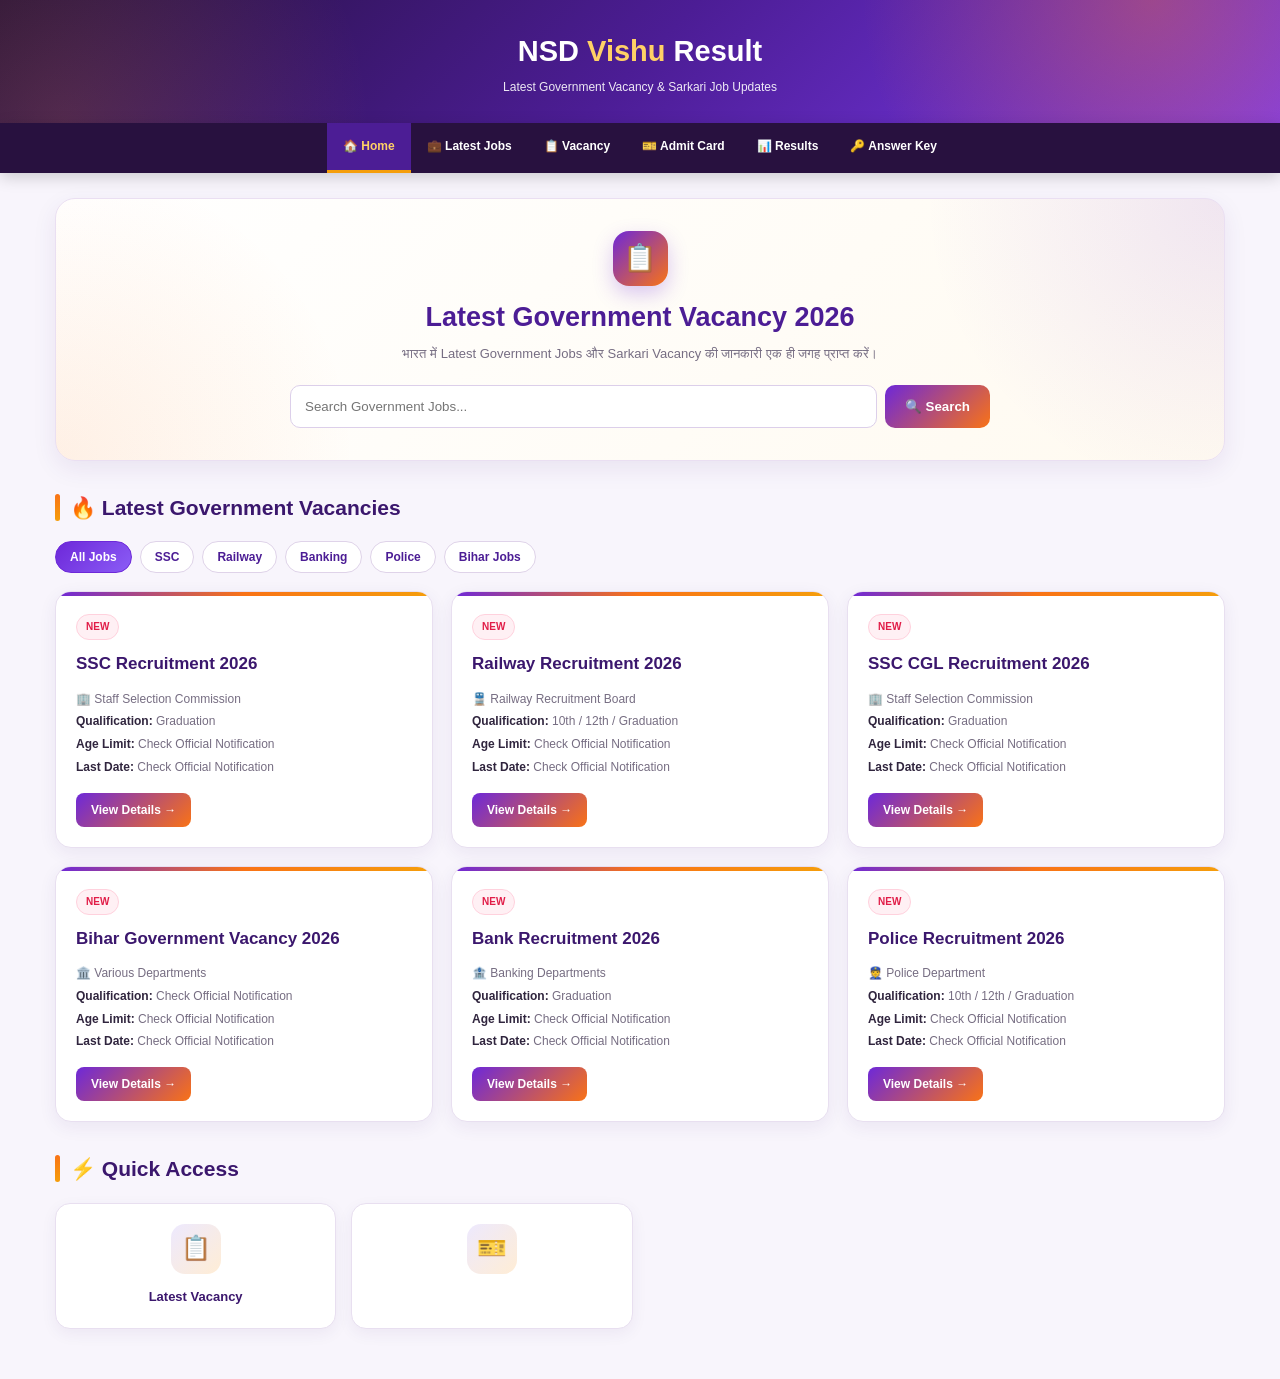
<file: index.html>
<!DOCTYPE html>
<html lang="en">
<head>
<meta charset="UTF-8">
<meta name="viewport" content="width=device-width, initial-scale=1.0">

<title>NSD Vishu Result | Government Job Portal</title>

<meta name="description"
content="NSD Vishu Result - Latest Government Jobs, Vacancy, Admit Card, Results and Answer Key Updates.">

<style>

/* =========================
   RESET
========================= */
*{
    margin:0;
    padding:0;
    box-sizing:border-box;
}

html{
    scroll-behavior:smooth;
}

body{
    font-family:Arial,Helvetica,sans-serif;
    background:#f8f5fc;
    color:#2d2340;
    line-height:1.6;
}

button,
input{
    font-family:inherit;
}


/* =========================
   COLORS
========================= */
:root{
    --purple-dark:#24103b;
    --purple:#6d28d9;
    --purple-light:#8b5cf6;
    --orange:#f97316;
    --orange-light:#fb923c;
    --cream:#fffaf0;
    --white:#ffffff;
    --text:#292039;
    --muted:#766d82;
    --border:#e8dff0;
    --green:#16a34a;
    --red:#e11d48;
}


/* =========================
   HEADER
========================= */
.header{
    background:
        radial-gradient(circle at 90% 0%,rgba(249,115,22,.35),transparent 25%),
        radial-gradient(circle at 5% 100%,rgba(251,146,60,.18),transparent 25%),
        linear-gradient(135deg,#24103b,#4c1d95,#7c3aed);

    color:white;
    text-align:center;
    padding:28px 15px 25px;
    position:relative;
    overflow:hidden;
}

.header h1{
    font-size:29px;
    font-weight:800;
    position:relative;
    z-index:2;
}

.header h1 span{
    color:#ffd166;
}

.header p{
    font-size:12px;
    margin-top:4px;
    color:rgba(255,255,255,.9);
}


/* =========================
   NAVBAR
========================= */
.navbar{
    background:#28113f;
    position:sticky;
    top:0;
    z-index:1000;
    box-shadow:0 4px 15px rgba(0,0,0,.18);
}

.nav{
    max-width:1200px;
    margin:auto;
    display:flex;
    justify-content:center;
    overflow-x:auto;
    scrollbar-width:none;
}

.nav::-webkit-scrollbar{
    display:none;
}

.nav a{
    color:white;
    text-decoration:none;
    padding:14px 16px;
    white-space:nowrap;
    font-size:12px;
    font-weight:bold;
    border-bottom:3px solid transparent;
    transition:.2s;
}

.nav a:hover,
.nav a.active{
    color:#ffd166;
    background:#4c1d95;
    border-bottom-color:#f59e0b;
}


/* =========================
   MAIN
========================= */
.container{
    max-width:1200px;
    margin:auto;
    padding:25px 15px 50px;
}


/* =========================
   HERO
========================= */
.hero{
    background:
        radial-gradient(circle at 100% 0%,rgba(109,40,217,.10),transparent 25%),
        radial-gradient(circle at 0% 100%,rgba(249,115,22,.10),transparent 25%),
        linear-gradient(135deg,#fff,#fffaf0);

    border:1px solid #eadff2;
    border-radius:20px;
    padding:32px 20px;
    text-align:center;
    box-shadow:0 8px 25px rgba(59,23,109,.08);
}

.hero-icon{
    width:55px;
    height:55px;
    margin:auto;
    margin-bottom:10px;

    display:flex;
    align-items:center;
    justify-content:center;

    border-radius:16px;
    font-size:27px;
    background:linear-gradient(135deg,#6d28d9,#f97316);
    box-shadow:0 8px 20px rgba(109,40,217,.25);
}

.hero h2{
    color:#4c1d95;
    font-size:27px;
}

.hero p{
    color:#766d82;
    font-size:13px;
    margin-top:5px;
}


/* =========================
   SEARCH
========================= */
.search{
    max-width:700px;
    margin:20px auto 0;
    display:flex;
    gap:8px;
}

.search input{
    flex:1;
    min-width:0;
    border:1px solid #dccfea;
    border-radius:10px;
    padding:13px 14px;
    outline:none;
    background:white;
}

.search input:focus{
    border-color:#6d28d9;
    box-shadow:0 0 0 3px rgba(109,40,217,.1);
}

.search button{
    border:0;
    padding:0 20px;
    border-radius:10px;
    background:linear-gradient(135deg,#6d28d9,#f97316);
    color:white;
    font-weight:bold;
    cursor:pointer;
}


/* =========================
   SECTION TITLE
========================= */
.section-title{
    margin:30px 0 17px;
    color:#3b176d;
    font-size:21px;
    display:flex;
    align-items:center;
    gap:10px;
}

.section-title::before{
    content:"";
    width:5px;
    height:27px;
    border-radius:10px;
    background:linear-gradient(#f97316,#f59e0b);
}


/* =========================
   FILTER
========================= */
.filters{
    display:flex;
    gap:8px;
    flex-wrap:wrap;
    margin-bottom:18px;
}

.filter{
    border:1px solid #dfd3e9;
    background:white;
    color:#4c1d95;
    padding:8px 14px;
    border-radius:30px;
    font-size:12px;
    font-weight:bold;
    cursor:pointer;
}

.filter.active,
.filter:hover{
    color:white;
    border-color:#6d28d9;
    background:linear-gradient(135deg,#6d28d9,#8b5cf6);
}


/* =========================
   JOB GRID
========================= */
.jobs{
    display:grid;
    grid-template-columns:repeat(3,1fr);
    gap:18px;
}


/* =========================
   JOB CARD
========================= */
.job-card{
    background:white;
    border:1px solid var(--border);
    border-radius:16px;
    padding:20px;
    position:relative;
    overflow:hidden;
    box-shadow:0 5px 18px rgba(59,23,109,.07);
    transition:.25s;
}

.job-card::before{
    content:"";
    position:absolute;
    top:0;
    left:0;
    width:100%;
    height:4px;
    background:linear-gradient(90deg,#6d28d9,#f97316,#f59e0b);
}

.job-card:hover{
    transform:translateY(-5px);
    box-shadow:0 15px 30px rgba(59,23,109,.14);
}

.badge{
    display:inline-block;
    background:#fff0f4;
    color:#e11d48;
    border:1px solid #ffd1dd;
    padding:4px 9px;
    border-radius:20px;
    font-size:10px;
    font-weight:bold;
    margin-bottom:10px;
}

.job-card h3{
    color:#3b176d;
    font-size:17px;
    margin-bottom:10px;
}

.job-info{
    color:#766d82;
    font-size:12px;
    line-height:1.9;
}

.job-info strong{
    color:#30253e;
}

.details-btn{
    margin-top:14px;
    border:0;
    border-radius:8px;
    padding:10px 15px;
    color:white;
    font-size:12px;
    font-weight:bold;
    background:linear-gradient(135deg,#6d28d9,#f97316);
    cursor:pointer;
    transition:.2s;
}

.details-btn:hover{
    transform:translateY(-2px);
    box-shadow:0 6px 15px rgba(109,40,217,.25);
}


/* =========================
   NO RESULT
========================= */
.no-result{
    display:none;
    text-align:center;
    padding:30px;
    background:white;
    border-radius:15px;
    color:#766d82;
}


/* =========================
   QUICK ACCESS
========================= */
.quick-grid{
    display:grid;
    grid-template-columns:repeat(4,1fr);
    gap:15px;
}

.quick-card{
    background:white;
    border:1px solid var(--border);
    border-radius:15px;
    padding:20px 10px;
    text-align:center;
    text-decoration:none;
    color:#3b176d;
    box-shadow:0 5px 16px rgba(59,23,109,.06);
    transition:.25s;
}

.quick-card:hover{
    transform:translateY(-5px);
    box-shadow:0 12px 25px rgba(59,23,109,.13);
}

.quick-icon{
    width:50px;
    height:50px;
    margin:auto;
    margin-bottom:9px;
    display:flex;
    align-items:center;
    justify-content:center;
    border-radius:14px;
    background:linear-gradient(135deg,#ede9fe,#ffedd5);
    font-size:24px;
}

.quick-card strong{
    font-size:13px;
}


/* =========================
   EXTRA SECTIONS
========================= */
.portal-sections{
    display:grid;
    grid-template-columns:repeat(3,1fr);
    gap:18px;
    margin-top:35px;
}

.portal-box{
    background:white;
    border:1px solid var(--border);
    border-radius:16px;
    padding:22px;
    box-shadow:0 5px 18px rgba(59,23,109,.06);
}

.portal-box h3{
    color:#4c1d95;
    margin-bottom:8px;
}

.portal-box p{
    color:#766d82;
    font-size:12px;
}

.portal-box button{
    margin-top:12px;
    border:0;
    background:#f97316;
    color:white;
    padding:8px 13px;
    border-radius:7px;
    font-size:11px;
    font-weight:bold;
}


/* =========================
   INFO
========================= */
.info-box{
    margin-top:30px;
    background:linear-gradient(135deg,#fff,#fff8eb);
    border:1px solid var(--border);
    border-radius:16px;
    padding:23px;
}

.info-box h2{
    color:#4c1d95;
    font-size:20px;
    margin-bottom:7px;
}

.info-box p{
    color:#766d82;
    font-size:13px;
}


/* =========================
   FOOTER
========================= */
footer{
    background:
        radial-gradient(circle at 90% 0%,rgba(249,115,22,.2),transparent 25%),
        linear-gradient(135deg,#24103b,#3b176d);
    color:white;
    text-align:center;
    padding:30px 15px;
}

.footer-logo{
    font-size:18px;
    font-weight:bold;
}

.footer-logo span{
    color:#ffd166;
}

footer p{
    color:rgba(255,255,255,.8);
    font-size:12px;
    margin-top:6px;
}

.footer-links{
    margin-top:10px;
}

.footer-links a{
    color:white;
    text-decoration:none;
    font-size:12px;
    margin:0 6px;
}

.footer-links a:hover{
    color:#ffd166;
}


/* =========================
   MODAL
========================= */
.modal{
    display:none;
    position:fixed;
    inset:0;
    z-index:2000;
    background:rgba(25,10,40,.65);
    align-items:center;
    justify-content:center;
    padding:20px;
}

.modal.show{
    display:flex;
}

.modal-box{
    width:100%;
    max-width:500px;
    background:white;
    border-radius:18px;
    padding:24px;
    box-shadow:0 20px 60px rgba(0,0,0,.25);
}

.modal-head{
    display:flex;
    justify-content:space-between;
    align-items:center;
    margin-bottom:15px;
}

.modal-head h2{
    color:#4c1d95;
    font-size:20px;
}

.close{
    width:34px;
    height:34px;
    border:0;
    border-radius:50%;
    background:#f1eafa;
    color:#4c1d95;
    font-size:20px;
    cursor:pointer;
}

.modal-body{
    color:#766d82;
    font-size:13px;
    line-height:1.9;
}


/* =========================
   RESPONSIVE
========================= */
@media(max-width:900px){

    .jobs{
        grid-template-columns:repeat(2,1fr);
    }

    .quick-grid{
        grid-template-columns:repeat(2,1fr);
    }

    .portal-sections{
        grid-template-columns:1fr;
    }
}


@media(max-width:600px){

    .header{
        padding:22px 10px;
    }

    .header h1{
        font-size:24px;
    }

    .nav{
        justify-content:flex-start;
    }

    .nav a{
        padding:12px 11px;
        font-size:11px;
    }

    .container{
        padding:18px 10px 40px;
    }

    .hero{
        padding:25px 13px;
        border-radius:16px;
    }

    .hero h2{
        font-size:21px;
    }

    .hero p{
        font-size:11px;
    }

    .search{
        flex-direction:column;
    }

    .search button{
        min-height:42px;
    }

    .section-title{
        font-size:18px;
    }

    .jobs{
        grid-template-columns:1fr;
        gap:14px;
    }

    .job-card{
        padding:18px;
    }

    .quick-grid{
        grid-template-columns:repeat(2,1fr);
        gap:10px;
    }

    .quick-card{
        padding:16px 7px;
    }

    .quick-icon{
        width:45px;
        height:45px;
        font-size:21px;
    }

    .quick-card strong{
        font-size:11px;
    }
}


/* =========================
   SMALL PHONE
========================= */
@media(max-width:360px){

    .header h1{
        font-size:21px;
    }

    .nav a{
        padding-left:9px;
        padding-right:9px;
    }
}

</style>
</head>


<body>


<!-- =========================
     HEADER
========================= -->

<header class="header" id="home">

    <h1>
        NSD <span>Vishu</span> Result
    </h1>

    <p>
        Latest Government Vacancy & Sarkari Job Updates
    </p>

</header>


<!-- =========================
     NAVBAR
========================= -->

<nav class="navbar">

    <div class="nav">

        <a href="#home" class="active">🏠 Home</a>

        <a href="#jobs">💼 Latest Jobs</a>

        <a href="#vacancy">📋 Vacancy</a>

        <a href="#admit">🎫 Admit Card</a>

        <a href="#results">📊 Results</a>

        <a href="#answer">🔑 Answer Key</a>

    </div>

</nav>


<!-- =========================
     MAIN
========================= -->

<main class="container">


<!-- HERO -->

<section class="hero">

    <div class="hero-icon">
        📋
    </div>

    <h2>
        Latest Government Vacancy 2026
    </h2>

    <p>
        भारत में Latest Government Jobs और Sarkari Vacancy
        की जानकारी एक ही जगह प्राप्त करें।
    </p>

    <div class="search">

        <input
            id="searchInput"
            type="text"
            placeholder="Search Government Jobs..."
        >

        <button onclick="searchJobs()">
            🔍 Search
        </button>

    </div>

</section>


<!-- =========================
     JOB SECTION
========================= -->

<section id="jobs">

    <h2 class="section-title">
        🔥 Latest Government Vacancies
    </h2>

    <div class="filters">

        <button class="filter active" data-filter="all">
            All Jobs
        </button>

        <button class="filter" data-filter="ssc">
            SSC
        </button>

        <button class="filter" data-filter="railway">
            Railway
        </button>

        <button class="filter" data-filter="bank">
            Banking
        </button>

        <button class="filter" data-filter="police">
            Police
        </button>

        <button class="filter" data-filter="bihar">
            Bihar Jobs
        </button>

    </div>


    <div class="jobs" id="jobsGrid">


        <!-- SSC -->

        <article class="job-card"
            data-category="ssc"
            data-title="SSC Recruitment 2026">

            <span class="badge">NEW</span>

            <h3>SSC Recruitment 2026</h3>

            <div class="job-info">

                🏢 Staff Selection Commission

                <br>

                <strong>Qualification:</strong>
                Graduation

                <br>

                <strong>Age Limit:</strong>
                Check Official Notification

                <br>

                <strong>Last Date:</strong>
                Check Official Notification

            </div>

            <button
                class="details-btn"
                onclick="showJob(
                    'SSC Recruitment 2026',
                    'Staff Selection Commission',
                    'Graduation'
                )">
                View Details →
            </button>

        </article>


        <!-- RAILWAY -->

        <article class="job-card"
            data-category="railway"
            data-title="Railway Recruitment 2026">

            <span class="badge">NEW</span>

            <h3>Railway Recruitment 2026</h3>

            <div class="job-info">

                🚆 Railway Recruitment Board

                <br>

                <strong>Qualification:</strong>
                10th / 12th / Graduation

                <br>

                <strong>Age Limit:</strong>
                Check Official Notification

                <br>

                <strong>Last Date:</strong>
                Check Official Notification

            </div>

            <button
                class="details-btn"
                onclick="showJob(
                    'Railway Recruitment 2026',
                    'Railway Recruitment Board',
                    '10th / 12th / Graduation'
                )">
                View Details →
            </button>

        </article>


        <!-- SSC CGL -->

        <article class="job-card"
            data-category="ssc"
            data-title="SSC CGL Recruitment 2026">

            <span class="badge">NEW</span>

            <h3>SSC CGL Recruitment 2026</h3>

            <div class="job-info">

                🏢 Staff Selection Commission

                <br>

                <strong>Qualification:</strong>
                Graduation

                <br>

                <strong>Age Limit:</strong>
                Check Official Notification

                <br>

                <strong>Last Date:</strong>
                Check Official Notification

            </div>

            <button
                class="details-btn"
                onclick="showJob(
                    'SSC CGL Recruitment 2026',
                    'Staff Selection Commission',
                    'Graduation'
                )">
                View Details →
            </button>

        </article>


        <!-- BIHAR -->

        <article class="job-card"
            data-category="bihar"
            data-title="Bihar Government Vacancy 2026">

            <span class="badge">NEW</span>

            <h3>Bihar Government Vacancy 2026</h3>

            <div class="job-info">

                🏛️ Various Departments

                <br>

                <strong>Qualification:</strong>
                Check Official Notification

                <br>

                <strong>Age Limit:</strong>
                Check Official Notification

                <br>

                <strong>Last Date:</strong>
                Check Official Notification

            </div>

            <button
                class="details-btn"
                onclick="showJob(
                    'Bihar Government Vacancy 2026',
                    'Various Departments',
                    'Check Official Notification'
                )">
                View Details →
            </button>

        </article>


        <!-- BANK -->

        <article class="job-card"
            data-category="bank"
            data-title="Bank Recruitment 2026">

            <span class="badge">NEW</span>

            <h3>Bank Recruitment 2026</h3>

            <div class="job-info">

                🏦 Banking Departments

                <br>

                <strong>Qualification:</strong>
                Graduation

                <br>

                <strong>Age Limit:</strong>
                Check Official Notification

                <br>

                <strong>Last Date:</strong>
                Check Official Notification

            </div>

            <button
                class="details-btn"
                onclick="showJob(
                    'Bank Recruitment 2026',
                    'Banking Departments',
                    'Graduation'
                )">
                View Details →
            </button>

        </article>


        <!-- POLICE -->

        <article class="job-card"
            data-category="police"
            data-title="Police Recruitment 2026">

            <span class="badge">NEW</span>

            <h3>Police Recruitment 2026</h3>

            <div class="job-info">

                👮 Police Department

                <br>

                <strong>Qualification:</strong>
                10th / 12th / Graduation

                <br>

                <strong>Age Limit:</strong>
                Check Official Notification

                <br>

                <strong>Last Date:</strong>
                Check Official Notification

            </div>

            <button
                class="details-btn"
                onclick="showJob(
                    'Police Recruitment 2026',
                    'Police Department',
                    '10th / 12th / Graduation'
                )">
                View Details →
            </button>

        </article>

    </div>


    <div class="no-result" id="noResult">
        🔎 No government jobs found.
    </div>

</section>


<!-- =========================
     QUICK ACCESS
========================= -->

<section>

    <h2 class="section-title">
        ⚡ Quick Access
    </h2>

    <div class="quick-grid">

        <a class="quick-card" href="#jobs">

            <div class="quick-icon">📋</div>

            <strong>Latest Vacancy</strong>

        </a>


        <a class="quick-card" href="#admit">

            <div class="quick-icon">🎫</
</file>
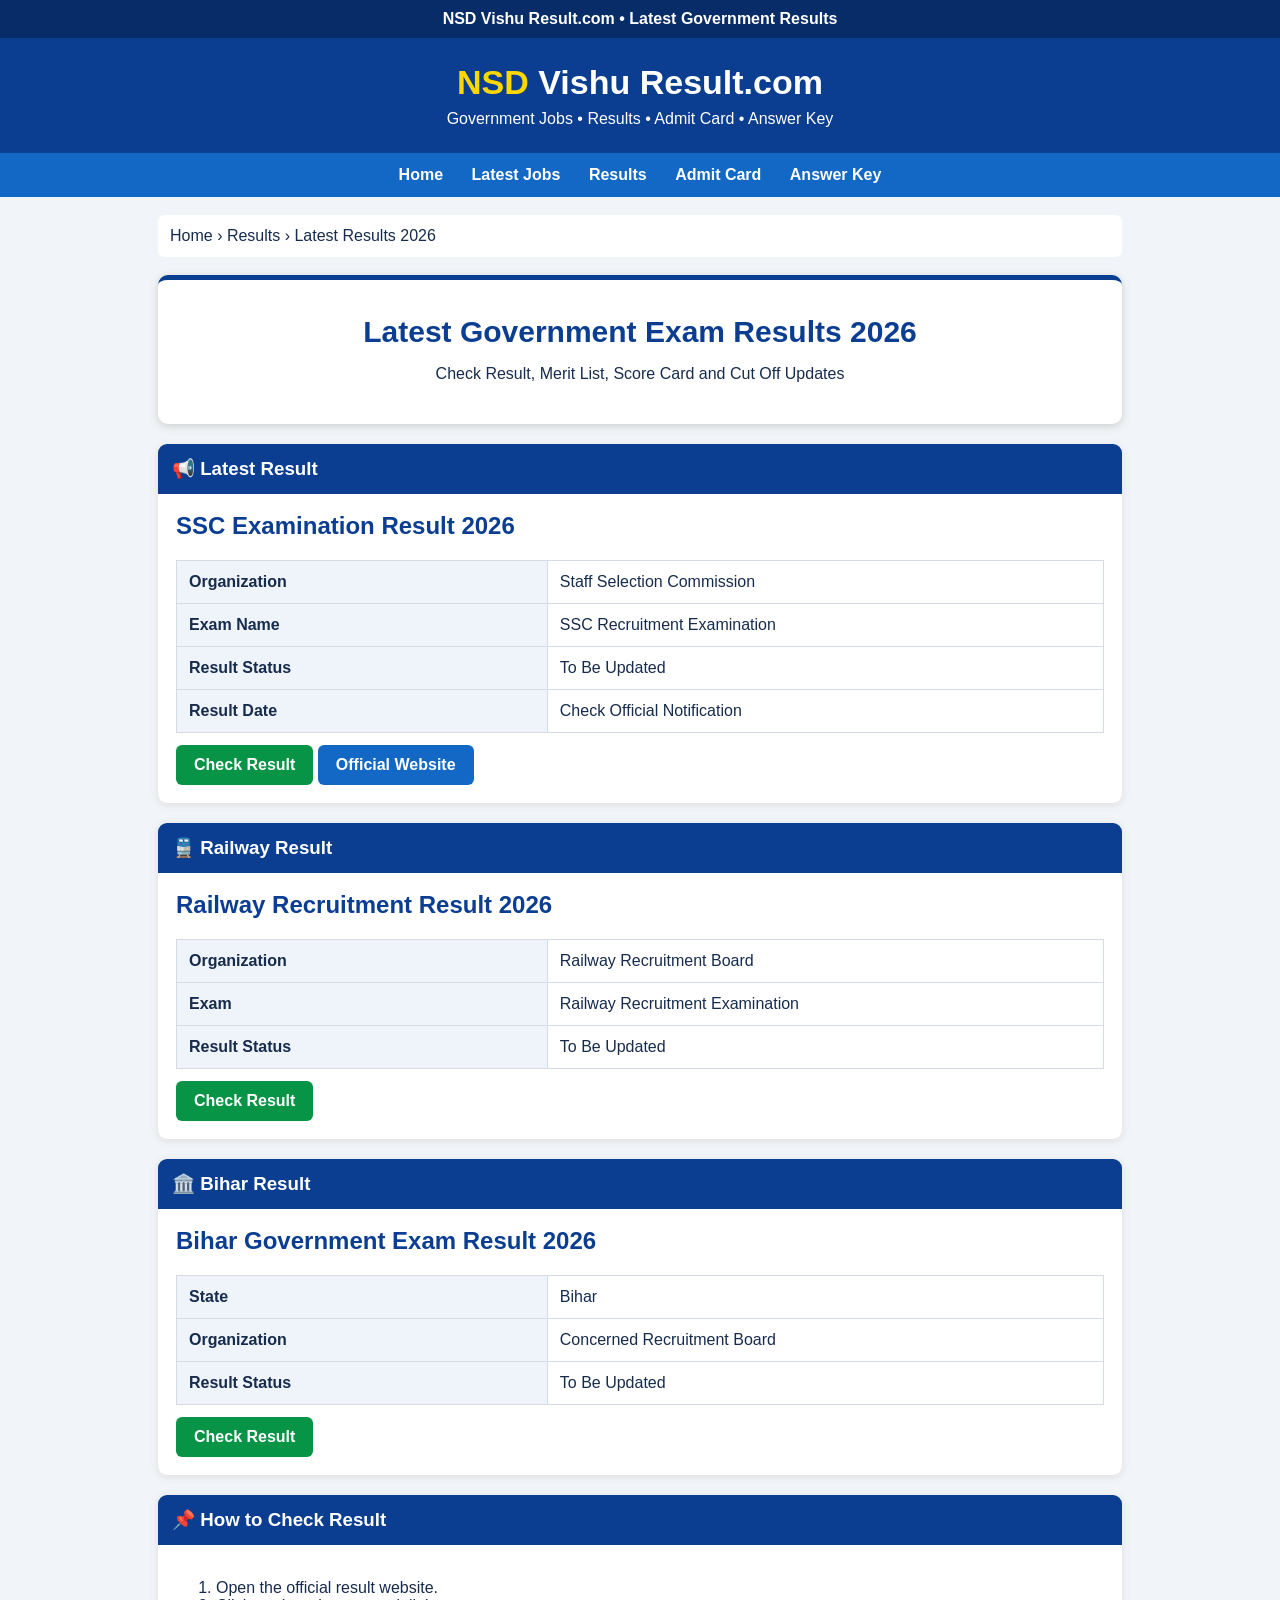
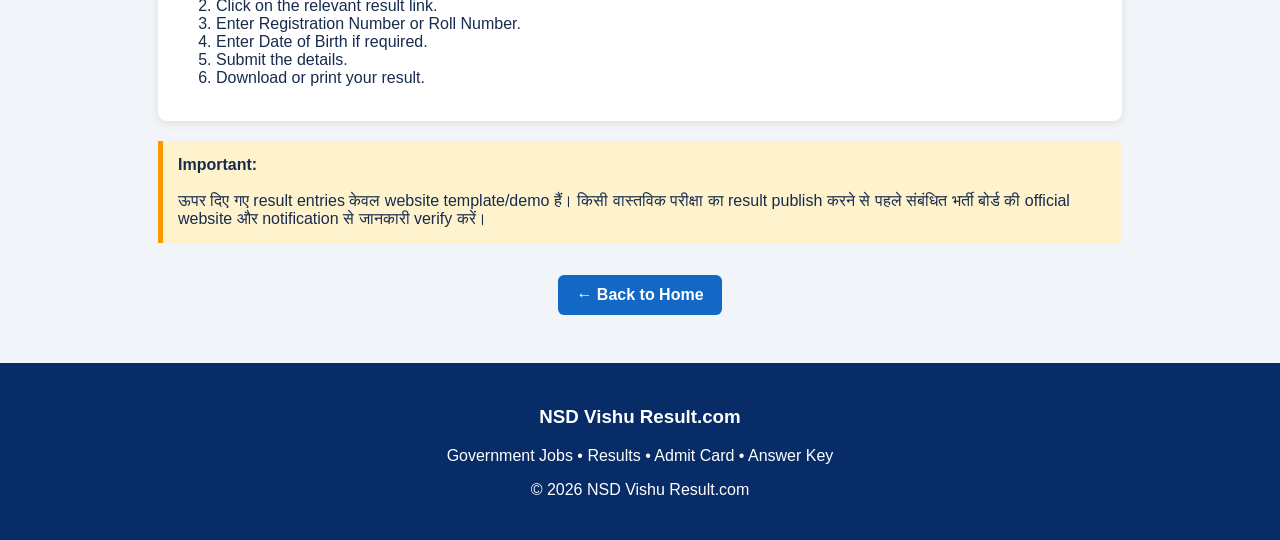
<file: result.html>
<!DOCTYPE html>
<html lang="hi">
<head>
<meta charset="UTF-8">
<meta name="viewport" content="width=device-width, initial-scale=1.0">

<title>Latest Results 2026 - NSD Vishu Result</title>

<meta name="description"
content="Latest Government Exam Results, Merit List and Score Card updates.">

<style>
*{
box-sizing:border-box;
}

body{
margin:0;
font-family:Arial,sans-serif;
background:#f1f5f9;
color:#172b4d;
}

.top{
background:#082c68;
color:white;
text-align:center;
padding:10px;
font-weight:bold;
}

header{
background:#0b3d91;
color:white;
text-align:center;
padding:25px 10px;
}

header h1{
margin:0;
font-size:34px;
}

header h1 span{
color:#ffd700;
}

header p{
margin:8px 0 0;
}

nav{
background:#1268c4;
text-align:center;
padding:13px;
}

nav a{
color:white;
text-decoration:none;
font-weight:bold;
margin:0 12px;
}

main{
max-width:1000px;
margin:auto;
padding:18px;
}

.breadcrumb{
background:white;
padding:12px;
border-radius:7px;
margin-bottom:18px;
}

.page-title{
background:white;
text-align:center;
padding:25px;
border-top:5px solid #0b3d91;
border-radius:10px;
box-shadow:0 2px 8px #ccc;
}

.page-title h2{
color:#0b3d91;
font-size:30px;
margin:10px 0;
}

.result-box{
background:white;
margin-top:20px;
border-radius:9px;
overflow:hidden;
box-shadow:0 2px 8px #ddd;
}

.result-box h3{
margin:0;
padding:14px;
background:#0b3d91;
color:white;
}

.result-content{
padding:18px;
}

.result-content h2{
color:#0b3d91;
margin-top:0;
}

.info{
width:100%;
border-collapse:collapse;
margin-top:15px;
}

.info th,
.info td{
border:1px solid #d5dce5;
padding:12px;
text-align:left;
}

.info th{
width:40%;
background:#eef4fa;
}

.btn{
display:inline-block;
background:#079447;
color:white;
text-decoration:none;
padding:11px 18px;
border-radius:6px;
font-weight:bold;
margin-top:12px;
}

.blue{
background:#1268c4;
}

.warning{
margin-top:20px;
padding:15px;
background:#fff3cd;
border-left:5px solid #ff9800;
}

footer{
margin-top:30px;
background:#082c68;
color:white;
text-align:center;
padding:25px;
}

@media(max-width:600px){

header h1{
font-size:27px;
}

nav a{
display:inline-block;
margin:6px;
}

.info th,
.info td{
font-size:14px;
padding:10px;
}

}
</style>
</head>

<body>

<div class="top">
NSD Vishu Result.com • Latest Government Results
</div>

<header>

<h1>
<span>NSD</span> Vishu Result.com
</h1>

<p>
Government Jobs • Results • Admit Card • Answer Key
</p>

</header>

<nav>

<a href="index.html">Home</a>

<a href="index.html#jobs">
Latest Jobs
</a>

<a href="result.html">
Results
</a>

<a href="admit-card.html">
Admit Card
</a>

<a href="index.html#answer">
Answer Key
</a>

</nav>

<main>

<div class="breadcrumb">
Home › Results › Latest Results 2026
</div>

<div class="page-title">

<h2>
Latest Government Exam Results 2026
</h2>

<p>
Check Result, Merit List, Score Card and Cut Off Updates
</p>

</div>

<div class="result-box">

<h3>
📢 Latest Result
</h3>

<div class="result-content">

<h2>
SSC Examination Result 2026
</h2>

<table class="info">

<tr>
<th>Organization</th>
<td>Staff Selection Commission</td>
</tr>

<tr>
<th>Exam Name</th>
<td>SSC Recruitment Examination</td>
</tr>

<tr>
<th>Result Status</th>
<td>To Be Updated</td>
</tr>

<tr>
<th>Result Date</th>
<td>Check Official Notification</td>
</tr>

</table>

<a href="#" class="btn">
Check Result
</a>

<a href="#" class="btn blue">
Official Website
</a>

</div>

</div>

<div class="result-box">

<h3>
🚆 Railway Result
</h3>

<div class="result-content">

<h2>
Railway Recruitment Result 2026
</h2>

<table class="info">

<tr>
<th>Organization</th>
<td>Railway Recruitment Board</td>
</tr>

<tr>
<th>Exam</th>
<td>Railway Recruitment Examination</td>
</tr>

<tr>
<th>Result Status</th>
<td>To Be Updated</td>
</tr>

</table>

<a href="#" class="btn">
Check Result
</a>

</div>

</div>

<div class="result-box">

<h3>
🏛️ Bihar Result
</h3>

<div class="result-content">

<h2>
Bihar Government Exam Result 2026
</h2>

<table class="info">

<tr>
<th>State</th>
<td>Bihar</td>
</tr>

<tr>
<th>Organization</th>
<td>Concerned Recruitment Board</td>
</tr>

<tr>
<th>Result Status</th>
<td>To Be Updated</td>
</tr>

</table>

<a href="#" class="btn">
Check Result
</a>

</div>

</div>

<div class="result-box">

<h3>
📌 How to Check Result
</h3>

<div class="result-content">

<ol>

<li>Open the official result website.</li>

<li>Click on the relevant result link.</li>

<li>Enter Registration Number or Roll Number.</li>

<li>Enter Date of Birth if required.</li>

<li>Submit the details.</li>

<li>Download or print your result.</li>

</ol>

</div>

</div>

<div class="warning">

<b>Important:</b>
<br><br>

ऊपर दिए गए result entries केवल website template/demo हैं।
किसी वास्तविक परीक्षा का result publish करने से पहले
संबंधित भर्ती बोर्ड की official website और notification
से जानकारी verify करें।

</div>

<div style="text-align:center;margin-top:20px;">

<a href="index.html" class="btn blue">
← Back to Home
</a>

</div>

</main>

<footer>

<h3>
NSD Vishu Result.com
</h3>

<p>
Government Jobs • Results • Admit Card • Answer Key
</p>

<p>
© 2026 NSD Vishu Result.com
</p>

</footer>

</body>
</html>
</file>
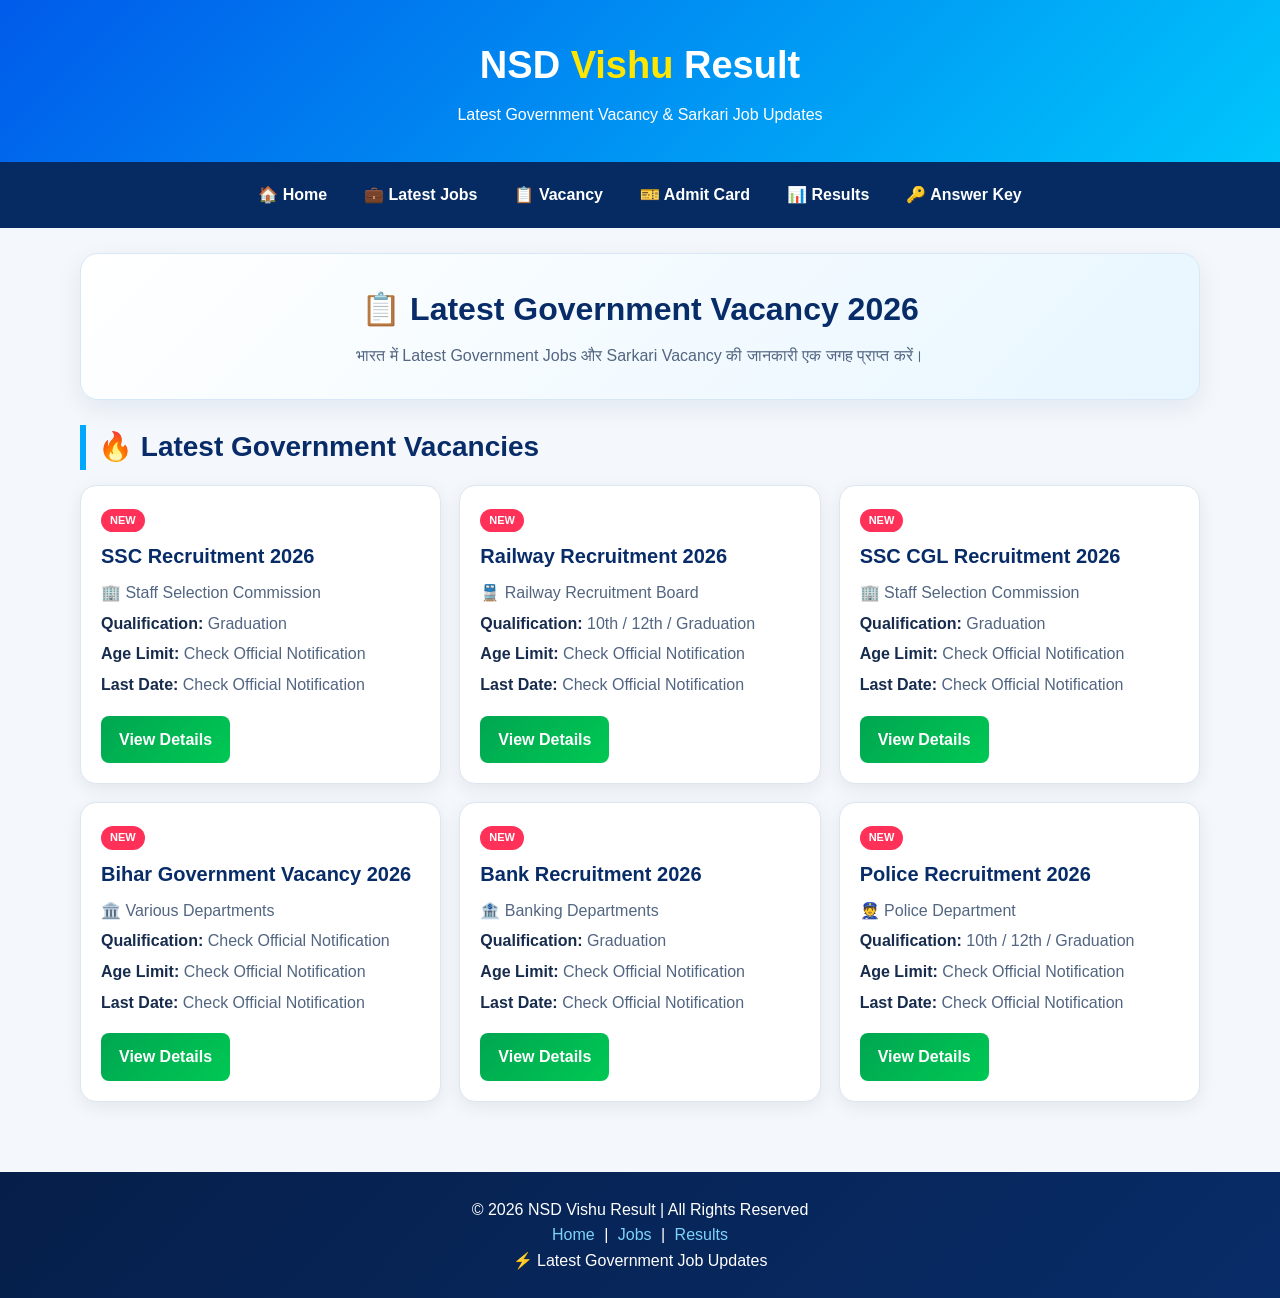
<file: vacancy.html>
<!DOCTYPE html>
<html lang="hi">
<head>
<meta charset="UTF-8">
<meta name="viewport" content="width=device-width, initial-scale=1.0">

<title>Latest Government Vacancy 2026 | NSD Vishu Result</title>

<meta name="description"
content="Latest Government Vacancy 2026, Sarkari Jobs और सरकारी भर्ती की जानकारी।">

<style>

*{
box-sizing:border-box;
margin:0;
padding:0;
}

html{
scroll-behavior:smooth;
}

body{
font-family:Arial,Helvetica,sans-serif;
background:#f4f7fb;
color:#172b4d;
line-height:1.6;
}

/* HEADER */
header{
background:linear-gradient(135deg,#005bea,#00c6fb);
color:white;
text-align:center;
padding:35px 15px;
}

.logo{
font-size:38px;
font-weight:800;
}

.logo span{
color:#ffe600;
}

.tagline{
margin-top:6px;
font-size:16px;
}

/* NAV */
nav{
background:#062b63;
display:flex;
justify-content:center;
flex-wrap:wrap;
gap:5px;
padding:10px;
position:sticky;
top:0;
z-index:999;
}

nav a{
color:white;
text-decoration:none;
font-weight:bold;
padding:10px 16px;
border-radius:8px;
}

nav a:hover{
background:#00a8ff;
}

/* MAIN */
main{
max-width:1150px;
margin:auto;
padding:25px 15px 50px;
}

/* HERO */
.hero{
background:linear-gradient(135deg,#ffffff,#e8f6ff);
border:1px solid #d7e7f5;
border-radius:18px;
padding:30px 20px;
text-align:center;
margin-bottom:25px;
box-shadow:0 8px 25px rgba(0,60,120,.08);
}

.hero h1{
font-size:32px;
color:#082c68;
}

.hero p{
margin-top:8px;
color:#526581;
}

/* SECTION */
.section-title{
color:#082c68;
font-size:28px;
margin:25px 0 15px;
border-left:6px solid #00a8ff;
padding-left:12px;
}

/* CARDS */
.cards{
display:grid;
grid-template-columns:repeat(3,1fr);
gap:18px;
}

.card{
background:white;
border:1px solid #dce6f0;
border-radius:16px;
padding:20px;
box-shadow:0 5px 18px rgba(0,0,0,.07);
transition:.2s;
}

.card:hover{
transform:translateY(-4px);
box-shadow:0 12px 25px rgba(0,0,0,.12);
}

.badge{
display:inline-block;
background:#ff3158;
color:white;
padding:3px 9px;
border-radius:20px;
font-size:11px;
font-weight:bold;
margin-bottom:8px;
}

.card h2{
color:#082c68;
font-size:20px;
margin-bottom:8px;
}

.card p{
color:#526581;
margin:5px 0;
}

.card strong{
color:#172b4d;
}

/* BUTTON */
.btn{
display:inline-block;
margin-top:13px;
background:linear-gradient(135deg,#00a651,#00c853);
color:white;
text-decoration:none;
padding:11px 18px;
border-radius:8px;
font-weight:bold;
}

/* FOOTER */
footer{
background:linear-gradient(135deg,#061f4a,#082c68);
color:white;
text-align:center;
padding:25px 15px;
margin-top:20px;
}

footer a{
color:#7dd3fc;
text-decoration:none;
margin:0 5px;
}

/* MOBILE */
@media(max-width:800px){

.cards{
grid-template-columns:repeat(2,1fr);
}

}

@media(max-width:550px){

.logo{
font-size:29px;
}

nav{
display:grid;
grid-template-columns:repeat(2,1fr);
}

nav a{
text-align:center;
font-size:13px;
padding:10px 5px;
}

.cards{
grid-template-columns:1fr;
}

.hero h1{
font-size:25px;
}

}

</style>
</head>

<body>

<header>

<div class="logo">
NSD <span>Vishu</span> Result
</div>

<div class="tagline">
Latest Government Vacancy & Sarkari Job Updates
</div>

</header>

<nav>

<a href="index.html">🏠 Home</a>

<a href="index.html#jobs">💼 Latest Jobs</a>

<a href="vacancy.html">📋 Vacancy</a>

<a href="index.html#admit">🎫 Admit Card</a>

<a href="index.html#results">📊 Results</a>

<a href="index.html#answer">🔑 Answer Key</a>

</nav>

<main>

<section class="hero">

<h1>📋 Latest Government Vacancy 2026</h1>

<p>
भारत में Latest Government Jobs और Sarkari Vacancy की जानकारी
एक जगह प्राप्त करें।
</p>

</section>

<h2 class="section-title">
🔥 Latest Government Vacancies
</h2>

<div class="cards">

<div class="card">

<span class="badge">NEW</span>

<h2>SSC Recruitment 2026</h2>

<p>🏢 Staff Selection Commission</p>

<p>
<strong>Qualification:</strong> Graduation
</p>

<p>
<strong>Age Limit:</strong> Check Official Notification
</p>

<p>
<strong>Last Date:</strong> Check Official Notification
</p>

<a href="#" class="btn">
View Details
</a>

</div>


<div class="card">

<span class="badge">NEW</span>

<h2>Railway Recruitment 2026</h2>

<p>🚆 Railway Recruitment Board</p>

<p>
<strong>Qualification:</strong>
10th / 12th / Graduation
</p>

<p>
<strong>Age Limit:</strong> Check Official Notification
</p>

<p>
<strong>Last Date:</strong> Check Official Notification
</p>

<a href="#" class="btn">
View Details
</a>

</div>


<div class="card">

<span class="badge">NEW</span>

<h2>SSC CGL Recruitment 2026</h2>

<p>🏢 Staff Selection Commission</p>

<p>
<strong>Qualification:</strong> Graduation
</p>

<p>
<strong>Age Limit:</strong> Check Official Notification
</p>

<p>
<strong>Last Date:</strong> Check Official Notification
</p>

<a href="#" class="btn">
View Details
</a>

</div>


<div class="card">

<span class="badge">NEW</span>

<h2>Bihar Government Vacancy 2026</h2>

<p>🏛️ Various Departments</p>

<p>
<strong>Qualification:</strong>
Check Official Notification
</p>

<p>
<strong>Age Limit:</strong>
Check Official Notification
</p>

<p>
<strong>Last Date:</strong>
Check Official Notification
</p>

<a href="#" class="btn">
View Details
</a>

</div>


<div class="card">

<span class="badge">NEW</span>

<h2>Bank Recruitment 2026</h2>

<p>🏦 Banking Departments</p>

<p>
<strong>Qualification:</strong> Graduation
</p>

<p>
<strong>Age Limit:</strong> Check Official Notification
</p>

<p>
<strong>Last Date:</strong> Check Official Notification
</p>

<a href="#" class="btn">
View Details
</a>

</div>


<div class="card">

<span class="badge">NEW</span>

<h2>Police Recruitment 2026</h2>

<p>👮 Police Department</p>

<p>
<strong>Qualification:</strong>
10th / 12th / Graduation
</p>

<p>
<strong>Age Limit:</strong> Check Official Notification
</p>

<p>
<strong>Last Date:</strong> Check Official Notification
</p>

<a href="#" class="btn">
View Details
</a>

</div>

</div>

</main>

<footer>

<p>
© 2026 NSD Vishu Result | All Rights Reserved
</p>

<p>
<a href="index.html">Home</a> |
<a href="index.html#jobs">Jobs</a> |
<a href="index.html#results">Results</a>
</p>

<p>
⚡ Latest Government Job Updates
</p>

</footer>

</body>
</html>
</file>
